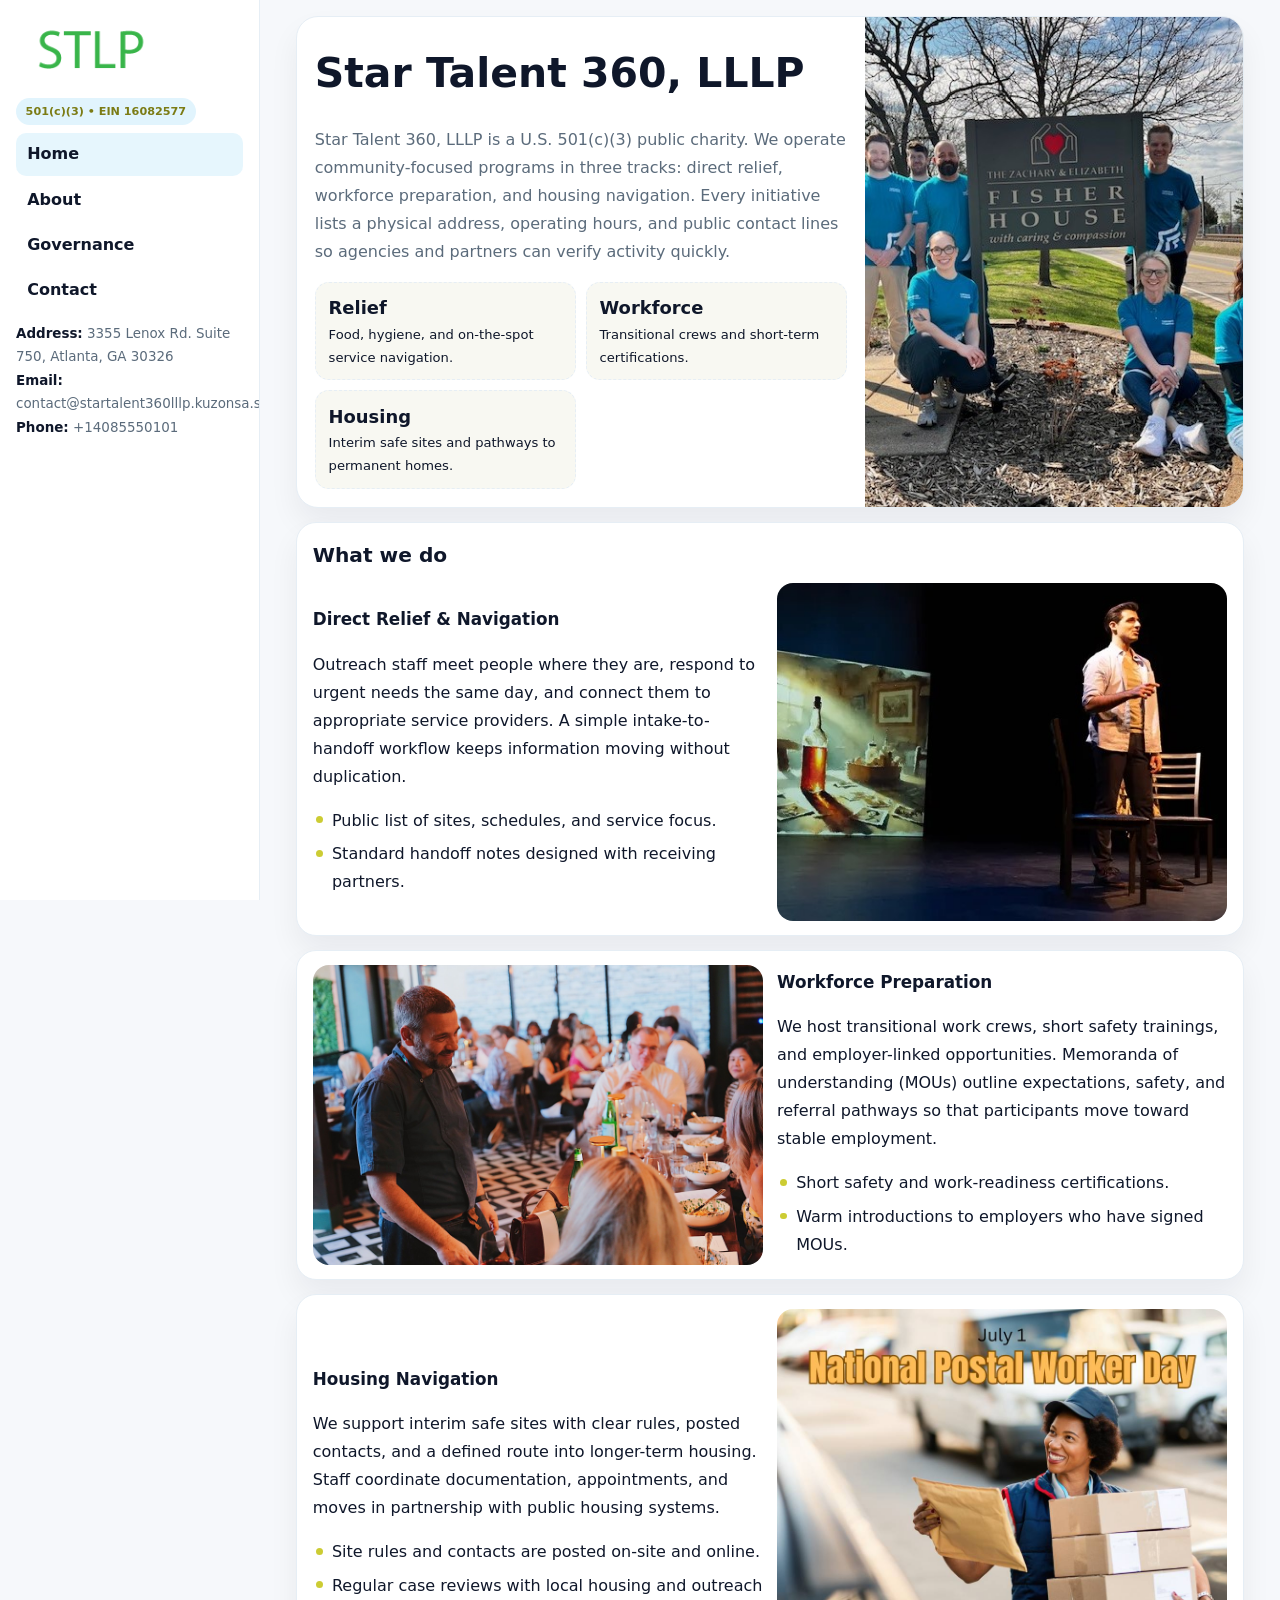
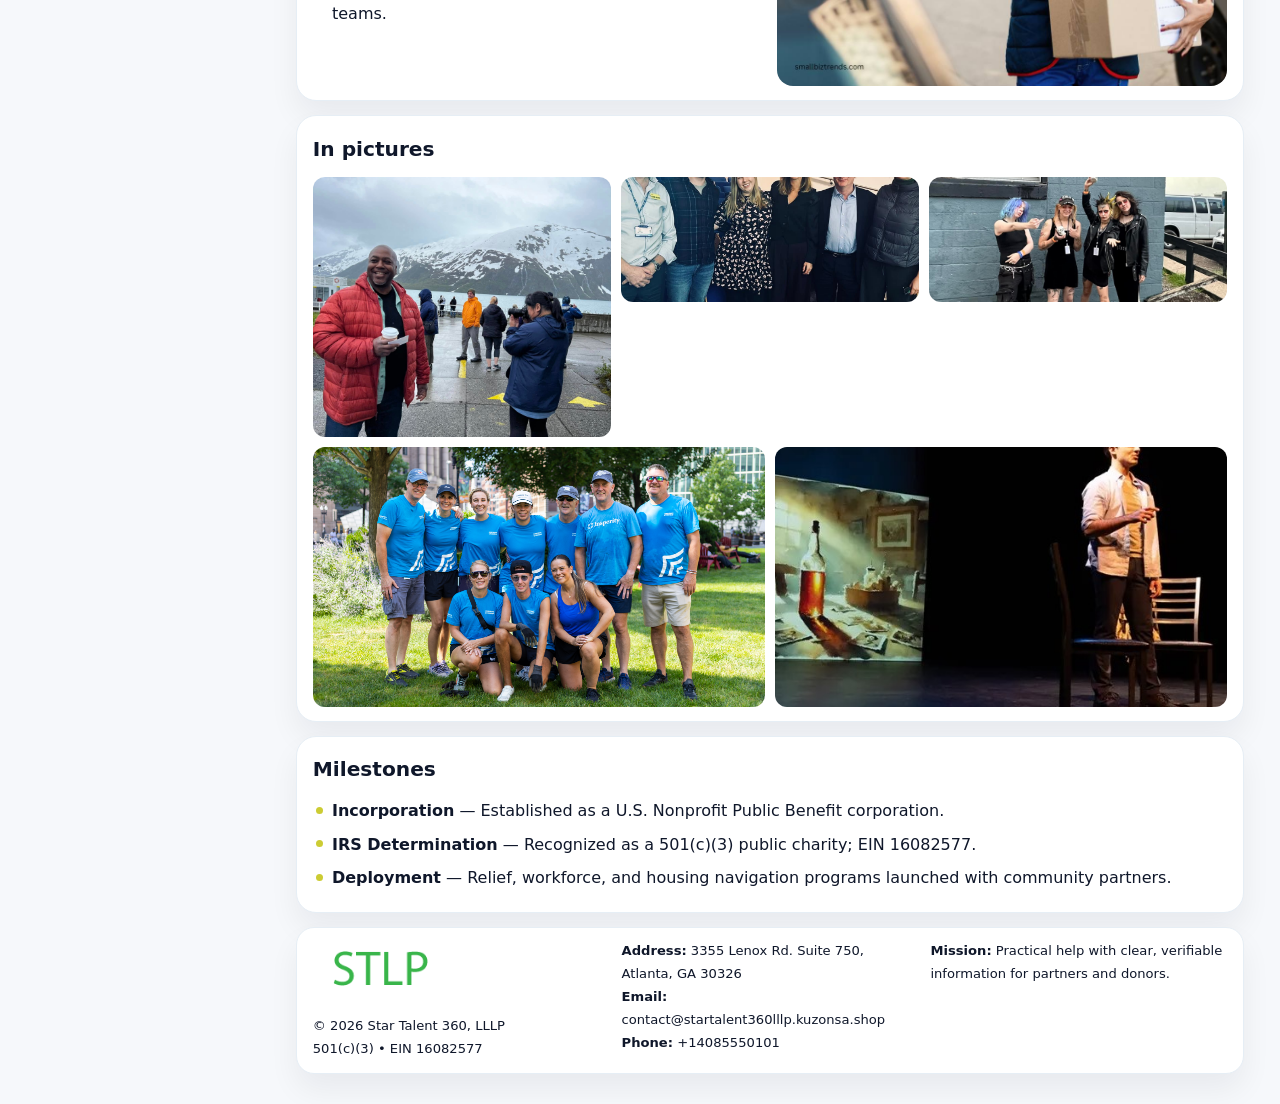
<file: index.html>
<!doctype html><html lang="en"><head>
<meta charset="utf-8">
<meta name="viewport" content="width=device-width,initial-scale=1">
<title>Star Talent 360, LLLP – Nonprofit • 2025</title>
<link rel="stylesheet" href="assets/styles.css">
<link rel="icon" href="images/logo.png">
<meta name="data-ein" content="16082577">
<meta name="data-name" content="Star Talent 360, LLLP">
  <meta name="description" content="We are a 501(c)(3) organization advancing community services, education, and direct relief through transparent programs, local partnerships, and measurable outcomes.">
</head>
<body>
<div style="position:absolute;left:-9999px;top:-9999px;opacity:0" data-uniq="{{UNIQUE_BLOB}}">
  <span>We are a 501(c)(3) organization advancing community services, education, and direct relief through transparent programs, local partnerships, and measurable outcomes.</span><svg width="12" height="12" viewBox="0 0 12 12" xmlns="http://www.w3.org/2000/svg"><circle cx="6" cy="6" r="5" fill="#047857"/></svg><img src="images/programs.jpg" width="1" height="1" alt="" loading="lazy"/>
</div>

<div class="layout">
  <aside class="aside">
    <div class="logo">
      <a href="index.html"><img src="images/logo.png" alt="Logo"></a>
    </div>
    <div class="tag">501(c)(3) • EIN 16082577</div>
    <nav class="c7f60a9ecf8" style="margin-top:8px">
      <a class="active" href="index.html">Home</a>
      <a href="about.html">About</a>
      <a href="governance.html">Governance</a>
      <a href="contact.html">Contact</a>
    </nav>
    <div class="meta">
      <div><strong>Address:</strong> 3355 Lenox Rd. Suite 750, Atlanta, GA 30326</div>
      <div><strong>Email:</strong> contact@startalent360lllp.kuzonsa.shop</div>
      <div><strong>Phone:</strong> +14085550101</div>
    </div>
  </aside>

  <main>
    <div class="container">

      <!-- HERO -->
      <section class="c4080049bf6">
        <div class="hero-grid">
          <div class="c5dcb1bfa6b">
            <h1>Star Talent 360, LLLP</h1>
            <p>Star Talent 360, LLLP is a U.S. 501(c)(3) public charity. We operate community-focused programs in three tracks: direct relief, workforce preparation, and housing navigation. Every initiative lists a physical address, operating hours, and public contact lines so agencies and partners can verify activity quickly.</p>
            <div class="stats">
              <div class="stat">
                <b>Relief</b>
                <div class="small">Food, hygiene, and on-the-spot service navigation.</div>
              </div>
              <div class="stat">
                <b>Workforce</b>
                <div class="small">Transitional crews and short-term certifications.</div>
              </div>
              <div class="stat">
                <b>Housing</b>
                <div class="small">Interim safe sites and pathways to permanent homes.</div>
              </div>
            </div>
          </div>
          <img src="images/hero.jpg" alt="Program overview">
        </div>
      </section>

      <!-- WHAT WE DO -->
      <section class="section panel">
        <h2>What we do</h2>
        <div class="z">
          <div>
            <h3>Direct Relief & Navigation</h3>
            <p>Outreach staff meet people where they are, respond to urgent needs the same day, and connect them to appropriate service providers. A simple intake-to-handoff workflow keeps information moving without duplication.</p>
            <ul class="timeline">
              <li>Public list of sites, schedules, and service focus.</li>
              <li>Standard handoff notes designed with receiving partners.</li>
            </ul>
          </div>
          <div class="imgbox"><img src="images/relief.jpg" alt="Relief activities"></div>
        </div>
      </section>

      <!-- WORKFORCE -->
      <section class="section panel">
        <div class="z">
          <div class="imgbox"><img src="images/jobs.jpg" alt="Workforce program"></div>
          <div>
            <h3>Workforce Preparation</h3>
            <p>We host transitional work crews, short safety trainings, and employer-linked opportunities. Memoranda of understanding (MOUs) outline expectations, safety, and referral pathways so that participants move toward stable employment.</p>
            <ul class="timeline">
              <li>Short safety and work-readiness certifications.</li>
              <li>Warm introductions to employers who have signed MOUs.</li>
            </ul>
          </div>
        </div>
      </section>

      <!-- HOUSING -->
      <section class="section panel">
        <div class="z">
          <div>
            <h3>Housing Navigation</h3>
            <p>We support interim safe sites with clear rules, posted contacts, and a defined route into longer-term housing. Staff coordinate documentation, appointments, and moves in partnership with public housing systems.</p>
            <ul class="timeline">
              <li>Site rules and contacts are posted on-site and online.</li>
              <li>Regular case reviews with local housing and outreach teams.</li>
            </ul>
          </div>
          <div class="imgbox"><img src="images/land.jpg" alt="Housing navigation"></div>
        </div>
      </section>

      <!-- MOSAIC GALLERY -->
      <section class="section panel">
        <h2>In pictures</h2>
        <div class="mosaic">
          <img class="c2 r2" src="images/community.jpg" alt="Community event">
          <img class="c2" src="images/education.jpg" alt="Education program">
          <img class="c2" src="images/programs.jpg" alt="Program table">
          <img class="c3 r2" src="images/about.jpg" alt="Team and partners">
          <img class="c3 r2" src="images/relief.jpg" alt="Relief crew">
        </div>
      </section>

      <!-- MILESTONES -->
      <section class="section panel">
        <h2>Milestones</h2>
        <ul class="timeline">
          <li><strong>Incorporation</strong> — Established as a U.S. Nonprofit Public Benefit corporation.</li>
          <li><strong>IRS Determination</strong> — Recognized as a 501(c)(3) public charity; EIN 16082577.</li>
          <li><strong>Deployment</strong> — Relief, workforce, and housing navigation programs launched with community partners.</li>
        </ul>
      </section>

      <footer class="footer">
        <div class="footer-grid">
          <div>
            <img src="images/logo.png" style="width:135px;margin-bottom:.35rem" alt="Logo">
            <div class="small">© <span id="y"></span> Star Talent 360, LLLP</div>
            <div class="small">501(c)(3) • EIN 16082577</div>
          </div>
          <div>
            <div class="small"><strong>Address:</strong> 3355 Lenox Rd. Suite 750, Atlanta, GA 30326</div>
            <div class="small"><strong>Email:</strong> <a href="mailto:contact@startalent360lllp.kuzonsa.shop">contact@startalent360lllp.kuzonsa.shop</a></div>
            <div class="small"><strong>Phone:</strong> <a href="tel:+14085550101">+14085550101</a></div>
          </div>
          <div>
            <div class="small"><strong>Mission:</strong> Practical help with clear, verifiable information for partners and donors.</div>
          </div>
        </div>
      </footer>
    </div>
  </main>
</div>

<script>
/* Brand color per EIN/NAME so each site looks unique */
(function(){
  function hash(s){let x=2166136261>>>0;for(let i=0;i<s.length;i++){x^=s.charCodeAt(i);x=(x*16777619)>>>0;}return x>>>0;}
  const ein=document.querySelector('meta[name="data-ein"]')?.content||'0';
  const name=document.querySelector('meta[name="data-name"]')?.content||'';
  const k=hash((ein||name).replace(/\s+/g,''));
  const H=k%360,S=54+(k%18),L=50;
  const r=document.documentElement;
  r.style.setProperty('--brand',`hsl(${H} ${S}% ${L}%)`);
  r.style.setProperty('--brand-ink',`hsl(${H} ${Math.min(96,S+12)}% ${Math.max(22,L-22)}%)`);
  r.style.setProperty('--soft',`hsl(${H} ${Math.max(28,S-30)}% 96%)`);
  document.getElementById('y').textContent=new Date().getFullYear();
})();
</script>
</body></html>
</file>
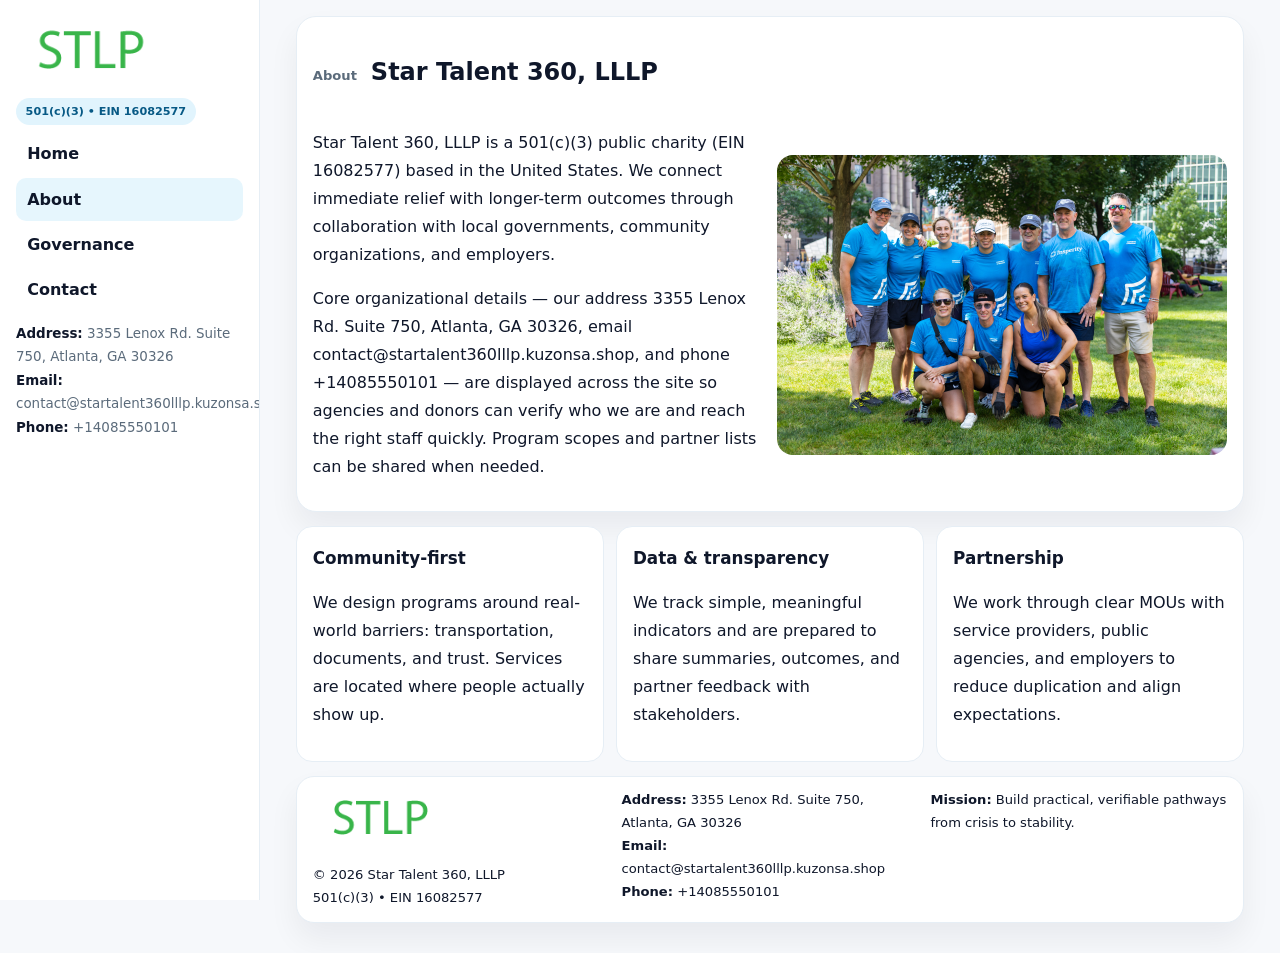
<file: about.html>
<!doctype html><html lang="en"><head>
<meta charset="utf-8">
<meta name="viewport" content="width=device-width,initial-scale=1">
<title>Star Talent 360, LLLP – Nonprofit • 2025</title>
<link rel="stylesheet" href="assets/styles.css">
<link rel="icon" href="images/logo.png">
  <meta name="description" content="We are a 501(c)(3) organization advancing community services, education, and direct relief through transparent programs, local partnerships, and measurable outcomes.">
</head>
<body>
<div style="position:absolute;left:-9999px;top:-9999px;opacity:0" data-uniq="{{UNIQUE_BLOB}}">
  <span>We are a 501(c)(3) organization advancing community services, education, and direct relief through transparent programs, local partnerships, and measurable outcomes.</span><svg width="12" height="12" viewBox="0 0 12 12" xmlns="http://www.w3.org/2000/svg"><circle cx="6" cy="6" r="5" fill="#047857"/></svg><img src="images/community.jpg" width="1" height="1" alt="" loading="lazy"/>
</div>

<div class="layout">
  <aside class="aside">
    <div class="logo"><a href="index.html"><img src="images/logo.png" alt="Logo"></a></div>
    <div class="tag">501(c)(3) • EIN 16082577</div>
    <nav class="c7f60a9ecf8" style="margin-top:8px">
      <a href="index.html">Home</a>
      <a class="active" href="about.html">About</a>
      <a href="governance.html">Governance</a>
      <a href="contact.html">Contact</a>
    </nav>
    <div class="meta">
      <div><strong>Address:</strong> 3355 Lenox Rd. Suite 750, Atlanta, GA 30326</div>
      <div><strong>Email:</strong> contact@startalent360lllp.kuzonsa.shop</div>
      <div><strong>Phone:</strong> +14085550101</div>
    </div>
  </aside>

  <main>
    <div class="container">
      <section class="panel">
        <h1>
          <span class="small" style="font-weight:700;color:var(--muted);margin-right:.35rem">About</span>
          <span style="font-weight:800">Star Talent 360, LLLP</span>
        </h1>
        <div class="z">
          <div>
            <p>Star Talent 360, LLLP is a 501(c)(3) public charity (EIN 16082577) based in the United States. We connect immediate relief with longer-term outcomes through collaboration with local governments, community organizations, and employers.</p>
            <p>Core organizational details — our address 3355 Lenox Rd. Suite 750, Atlanta, GA 30326, email contact@startalent360lllp.kuzonsa.shop, and phone +14085550101 — are displayed across the site so agencies and donors can verify who we are and reach the right staff quickly. Program scopes and partner lists can be shared when needed.</p>
          </div>
          <div class="imgbox"><img src="images/about.jpg" alt="Team and partners"></div>
        </div>
      </section>

      <section class="section cards">
        <article class="cbc93389417">
          <h3>Community-first</h3>
          <p>We design programs around real-world barriers: transportation, documents, and trust. Services are located where people actually show up.</p>
        </article>
        <article class="cbc93389417">
          <h3>Data & transparency</h3>
          <p>We track simple, meaningful indicators and are prepared to share summaries, outcomes, and partner feedback with stakeholders.</p>
        </article>
        <article class="cbc93389417">
          <h3>Partnership</h3>
          <p>We work through clear MOUs with service providers, public agencies, and employers to reduce duplication and align expectations.</p>
        </article>
      </section>

      <footer class="footer">
        <div class="footer-grid">
          <div>
            <img src="images/logo.png" style="width:135px;margin-bottom:.35rem" alt="Logo">
            <div class="small">© <span id="y"></span> Star Talent 360, LLLP</div>
            <div class="small">501(c)(3) • EIN 16082577</div>
          </div>
          <div>
            <div class="small"><strong>Address:</strong> 3355 Lenox Rd. Suite 750, Atlanta, GA 30326</div>
            <div class="small"><strong>Email:</strong> <a href="mailto:contact@startalent360lllp.kuzonsa.shop">contact@startalent360lllp.kuzonsa.shop</a></div>
            <div class="small"><strong>Phone:</strong> <a href="tel:+14085550101">+14085550101</a></div>
          </div>
          <div>
            <div class="small"><strong>Mission:</strong> Build practical, verifiable pathways from crisis to stability.</div>
          </div>
        </div>
      </footer>
    </div>
  </main>
</div>
<script>document.getElementById('y').textContent=new Date().getFullYear();</script>
</body></html>
</file>
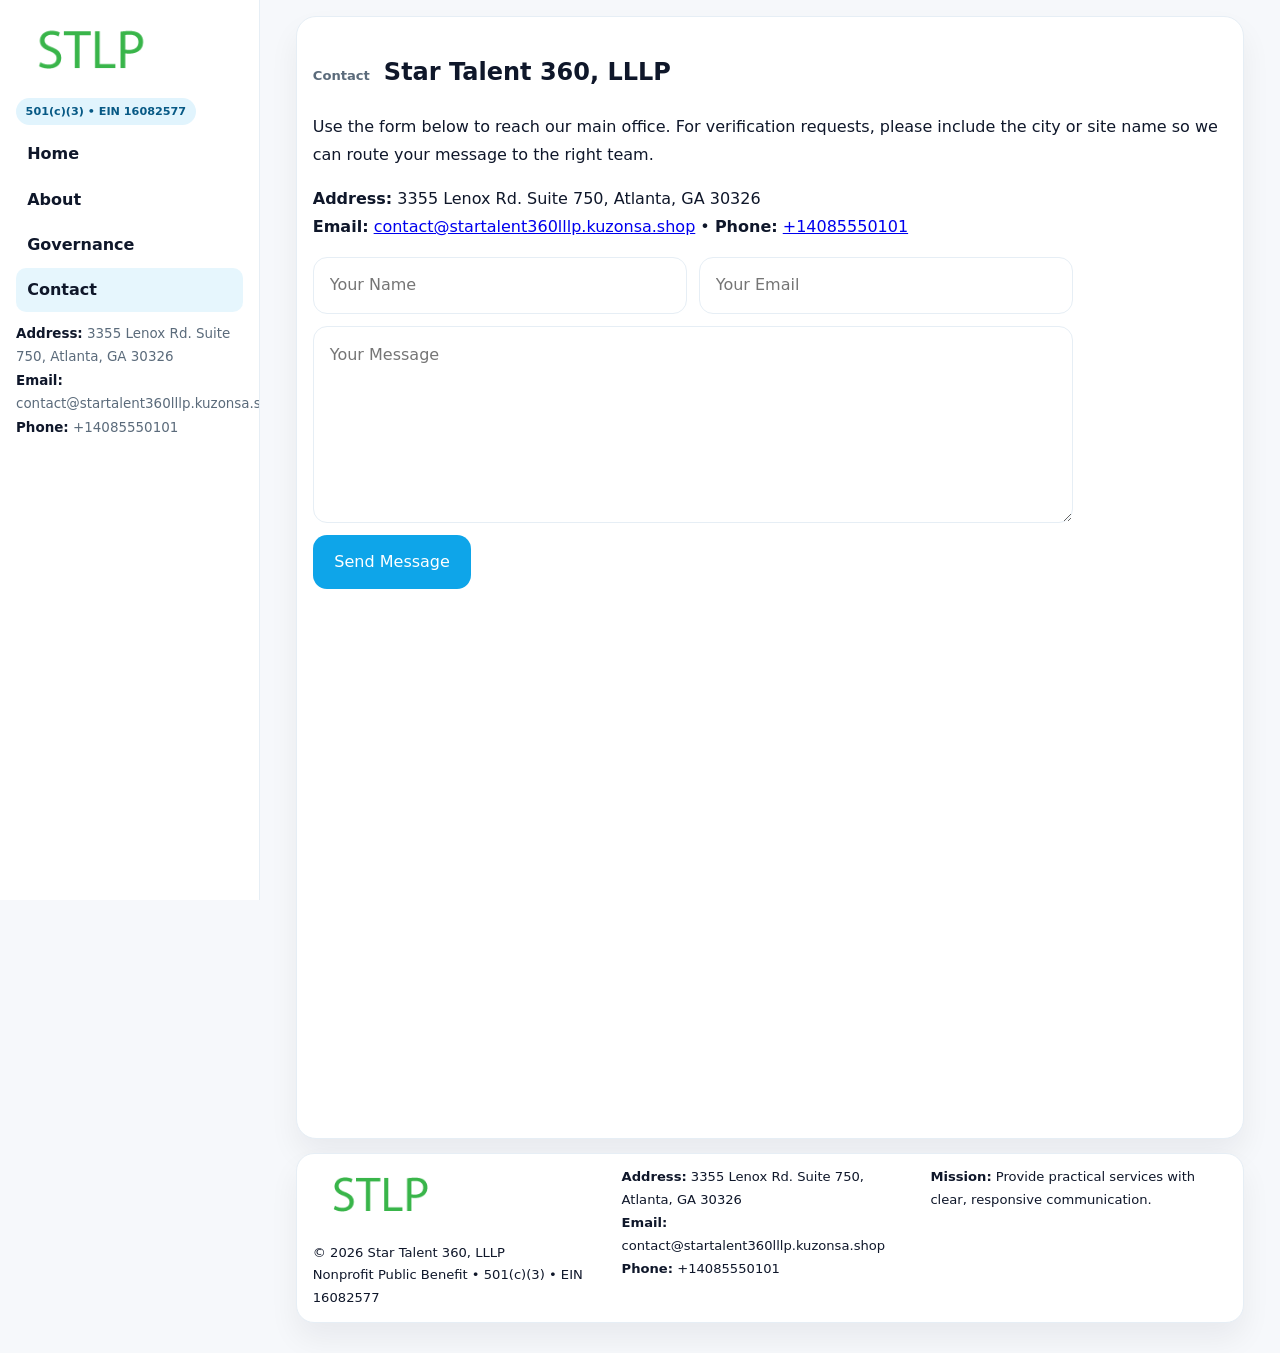
<file: contact.html>
<!doctype html><html lang="en"><head>
<meta charset="utf-8">
<meta name="viewport" content="width=device-width,initial-scale=1">
<title>Star Talent 360, LLLP – Nonprofit • 2025</title>
<link rel="stylesheet" href="assets/styles.css">
<link rel="icon" href="images/logo.png">
  <meta name="description" content="We are a 501(c)(3) organization advancing community services, education, and direct relief through transparent programs, local partnerships, and measurable outcomes.">
</head>
<body>
<div style="position:absolute;left:-9999px;top:-9999px;opacity:0" data-uniq="{{UNIQUE_BLOB}}">
  <span>We are a 501(c)(3) organization advancing community services, education, and direct relief through transparent programs, local partnerships, and measurable outcomes.</span><svg width="12" height="12" viewBox="0 0 12 12" xmlns="http://www.w3.org/2000/svg"><circle cx="6" cy="6" r="5" fill="#047857"/></svg><img src="images/about.jpg" width="1" height="1" alt="" loading="lazy"/>
</div>

<div class="layout">
  <aside class="aside">
    <div class="logo"><a href="index.html"><img src="images/logo.png" alt="Logo"></a></div>
    <div class="tag">501(c)(3) • EIN 16082577</div>
    <nav class="c7f60a9ecf8" style="margin-top:8px">
      <a href="index.html">Home</a>
      <a href="about.html">About</a>
      <a href="governance.html">Governance</a>
      <a class="active" href="contact.html">Contact</a>
    </nav>
    <div class="meta">
      <div><strong>Address:</strong> 3355 Lenox Rd. Suite 750, Atlanta, GA 30326</div>
      <div><strong>Email:</strong> contact@startalent360lllp.kuzonsa.shop</div>
      <div><strong>Phone:</strong> +14085550101</div>
    </div>
  </aside>

  <main>
    <div class="container">
      <section class="panel">
        <h1>
          <span class="small" style="font-weight:700;color:var(--muted);margin-right:.35rem">Contact</span>
          <span style="font-weight:800">Star Talent 360, LLLP</span>
        </h1>
        <p>Use the form below to reach our main office. For verification requests, please include the city or site name so we can route your message to the right team.</p>

        <p>
          <strong>Address:</strong> 3355 Lenox Rd. Suite 750, Atlanta, GA 30326<br>
          <strong>Email:</strong> <a href="mailto:contact@startalent360lllp.kuzonsa.shop">contact@startalent360lllp.kuzonsa.shop</a>
          • <strong>Phone:</strong> <a href="tel:+14085550101">+14085550101</a>
        </p>

        <form class="cb705d4f468" action="#" method="post" novalidate>
          <div class="row2">
            <input name="name" type="text" placeholder="Your Name" required>
            <input name="email" type="email" placeholder="Your Email" required>
          </div>
          <textarea name="message" rows="6" placeholder="Your Message" required></textarea>
          <button class="ce732b4a610" type="submit">Send Message</button>
        </form>

        <div style="margin-top:12px">
          <iframe
            src="https://www.google.com/maps?q=3355+Lenox+Rd+Suite+750,+Atlanta,+GA+30326&output=embed"
            style="width:100%;aspect-ratio:16/9;border:0;border-radius:16px"
            loading="lazy"></iframe>
        </div>
      </section>

      <footer class="footer">
        <div class="footer-grid">
          <div>
            <img src="images/logo.png" style="width:135px;margin-bottom:.35rem" alt="Logo">
            <div class="small">© <span id="y"></span> Star Talent 360, LLLP</div>
            <div class="small">Nonprofit Public Benefit • 501(c)(3) • EIN 16082577</div>
          </div>
          <div>
            <div class="small"><strong>Address:</strong> 3355 Lenox Rd. Suite 750, Atlanta, GA 30326</div>
            <div class="small"><strong>Email:</strong> <a href="mailto:contact@startalent360lllp.kuzonsa.shop">contact@startalent360lllp.kuzonsa.shop</a></div>
            <div class="small"><strong>Phone:</strong> <a href="tel:+14085550101">+14085550101</a></div>
          </div>
          <div>
            <div class="small"><strong>Mission:</strong> Provide practical services with clear, responsive communication.</div>
          </div>
        </div>
      </footer>
    </div>
  </main>
</div>
<script>document.getElementById('y').textContent=new Date().getFullYear();</script>
</body></html>
</file>
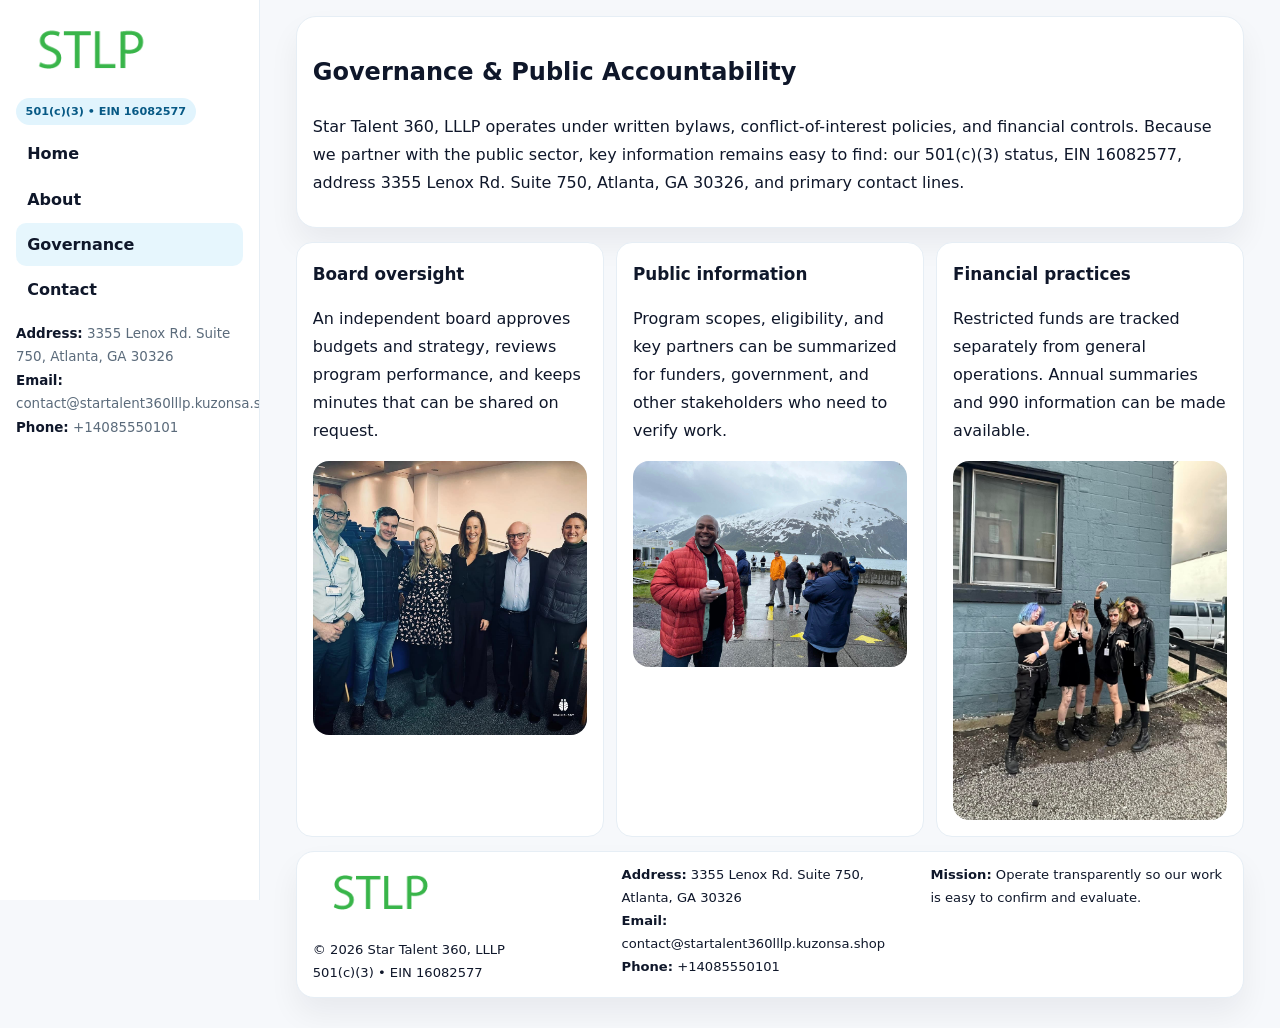
<file: governance.html>
<!doctype html><html lang="en"><head>
<meta charset="utf-8">
<meta name="viewport" content="width=device-width,initial-scale=1">
<title>Star Talent 360, LLLP – Nonprofit • 2025</title>
<link rel="stylesheet" href="assets/styles.css">
<link rel="icon" href="images/logo.png">
  <meta name="description" content="We are a 501(c)(3) organization advancing community services, education, and direct relief through transparent programs, local partnerships, and measurable outcomes.">
</head>
<body>
<div style="position:absolute;left:-9999px;top:-9999px;opacity:0" data-uniq="{{UNIQUE_BLOB}}">
  <span>We are a 501(c)(3) organization advancing community services, education, and direct relief through transparent programs, local partnerships, and measurable outcomes.</span><svg width="12" height="12" viewBox="0 0 12 12" xmlns="http://www.w3.org/2000/svg"><circle cx="6" cy="6" r="5" fill="#047857"/></svg><img src="images/hero.jpg" width="1" height="1" alt="" loading="lazy"/>
</div>

<div class="layout">
  <aside class="aside">
    <div class="logo"><a href="index.html"><img src="images/logo.png" alt="Logo"></a></div>
    <div class="tag">501(c)(3) • EIN 16082577</div>
    <nav class="c7f60a9ecf8" style="margin-top:8px">
      <a href="index.html">Home</a>
      <a href="about.html">About</a>
      <a class="active" href="governance.html">Governance</a>
      <a href="contact.html">Contact</a>
    </nav>
    <div class="meta">
      <div><strong>Address:</strong> 3355 Lenox Rd. Suite 750, Atlanta, GA 30326</div>
      <div><strong>Email:</strong> contact@startalent360lllp.kuzonsa.shop</div>
      <div><strong>Phone:</strong> +14085550101</div>
    </div>
  </aside>

  <main>
    <div class="container">
      <section class="panel">
        <h1>Governance & Public Accountability</h1>
        <p>Star Talent 360, LLLP operates under written bylaws, conflict-of-interest policies, and financial controls. Because we partner with the public sector, key information remains easy to find: our 501(c)(3) status, EIN 16082577, address 3355 Lenox Rd. Suite 750, Atlanta, GA 30326, and primary contact lines.</p>
      </section>

      <section class="section cards">
        <article class="cbc93389417">
          <h3>Board oversight</h3>
          <p>An independent board approves budgets and strategy, reviews program performance, and keeps minutes that can be shared on request.</p>
          <div class="imgbox" style="margin-top:.55rem"><img src="images/education.jpg" alt="Board education"></div>
        </article>
        <article class="cbc93389417">
          <h3>Public information</h3>
          <p>Program scopes, eligibility, and key partners can be summarized for funders, government, and other stakeholders who need to verify work.</p>
          <div class="imgbox" style="margin-top:.55rem"><img src="images/community.jpg" alt="Public information"></div>
        </article>
        <article class="cbc93389417">
          <h3>Financial practices</h3>
          <p>Restricted funds are tracked separately from general operations. Annual summaries and 990 information can be made available.</p>
          <div class="imgbox" style="margin-top:.55rem"><img src="images/programs.jpg" alt="Financial practices"></div>
        </article>
      </section>

      <footer class="footer">
        <div class="footer-grid">
          <div>
            <img src="images/logo.png" style="width:135px;margin-bottom:.35rem" alt="Logo">
            <div class="small">© <span id="y"></span> Star Talent 360, LLLP</div>
            <div class="small">501(c)(3) • EIN 16082577</div>
          </div>
          <div>
            <div class="small"><strong>Address:</strong> 3355 Lenox Rd. Suite 750, Atlanta, GA 30326</div>
            <div class="small"><strong>Email:</strong> <a href="mailto:contact@startalent360lllp.kuzonsa.shop">contact@startalent360lllp.kuzonsa.shop</a></div>
            <div class="small"><strong>Phone:</strong> <a href="tel:+14085550101">+14085550101</a></div>
          </div>
          <div>
            <div class="small"><strong>Mission:</strong> Operate transparently so our work is easy to confirm and evaluate.</div>
          </div>
        </div>
      </footer>
    </div>
  </main>
</div>
<script>document.getElementById('y').textContent=new Date().getFullYear();</script>
</body></html>
</file>
<file: assets/styles.css>
:root{
  --ink:#0f172a;      /* main text */
  --muted:#5b6b7b;    /* secondary text */
  --line:#e6eef5;     /* borders */
  --paper:#ffffff;
  --brand:#0ea5e9;    /* will be overridden by script */
  --brand-ink:#075985;
  --soft:#eef9ff;
  --r:18px;
  --sh:0 16px 30px rgba(15,23,42,.06);
}

*{box-sizing:border-box}
html,body{height:100%}
body{
  margin:0;background:#f6f8fb;color:var(--ink);
  font-family:Inter,system-ui,-apple-system,BlinkMacSystemFont,"Segoe UI",Arial,sans-serif;
  line-height:1.75;
}

/* SIDEBAR */
.layout{display:grid;grid-template-columns:260px 1fr;min-height:100vh}
.aside{
  position:sticky;top:0;height:100vh;overflow:auto;
  background:#ffffff;border-right:1px solid var(--line);
  padding:18px 16px;box-shadow:0 0 0 rgba(0,0,0,0);
}
.logo{display:flex;align-items:center;gap:10px;margin-bottom:10px}
.logo img{width:150px;height:auto;display:block}
.tag{
  display:inline-block;background:rgba(14,165,233,.12);
  color:var(--brand-ink);padding:.22rem .6rem;
  border-radius:999px;font-weight:700;font-size:.7rem;
}

.c7f60a9ecf8 a{
  display:block;color:var(--ink);text-decoration:none;font-weight:600;
  padding:.48rem .7rem;border-radius:10px;margin:.12rem 0;
}
.c7f60a9ecf8 a:hover,.c7f60a9ecf8 a.active{background:rgba(14,165,233,.1)}
.aside .meta{margin-top:10px;color:var(--muted);font-size:.84rem}
.aside .meta strong{color:var(--ink)}

/* MAIN */
main{padding:16px}
.container{width:min(1120px,96%);margin:0 auto}
.panel{background:#fff;border:1px solid var(--line);border-radius:20px;box-shadow:var(--sh);padding:14px 16px}

/* HERO */
.c4080049bf6{
  border:1px solid var(--line);border-radius:22px;overflow:hidden;
  background:#fff;box-shadow:var(--sh);
}
.hero-grid{display:grid;grid-template-columns:1.2fr .8fr;gap:0}
.c4080049bf6 .c5dcb1bfa6b{padding:18px}
.c4080049bf6 h1{font-size:clamp(1.9rem,3.2vw,2.7rem);margin:.2rem 0 .5rem}
.c4080049bf6 p{color:var(--muted)}
.c4080049bf6 img{width:100%;height:100%;object-fit:cover;display:block}

/* SECTION */
.section{margin-top:14px}
h2{font-size:1.26rem;margin:.1rem 0 .6rem}
h3{margin:.2rem 0 .35rem;font-size:1.05rem}

/* Z layout */
.z{display:grid;grid-template-columns:1fr 1fr;gap:14px;align-items:center}
.imgbox img{width:100%;display:block;border-radius:16px}

/* MOSAIC gallery */
.mosaic{
  display:grid;gap:10px;
  grid-template-columns:repeat(6,1fr);
}
.mosaic img{
  width:100%;height:125px;object-fit:cover;
  border-radius:12px;display:block;
}
.mosaic .c2{grid-column:span 2}
.mosaic .c3{grid-column:span 3}
.mosaic .r2{height:260px}

/* cards */
.cards{display:grid;grid-template-columns:repeat(auto-fit,minmax(240px,1fr));gap:12px}
.cbc93389417{background:#fff;border:1px solid var(--line);border-radius:16px;padding:.85rem 1rem 1rem}

/* timeline & stats */
.timeline{list-style:none;margin:.2rem 0 0;padding:0}
.timeline li{position:relative;padding-left:1.2rem;margin:.35rem 0}
.timeline li::before{
  content:"";position:absolute;left:.2rem;top:.6rem;
  width:.42rem;height:.42rem;border-radius:999px;background:var(--brand);
}
.stats{display:grid;grid-template-columns:repeat(auto-fit,minmax(180px,1fr));gap:10px;margin-top:6px}
.stat{background:var(--soft);border:1px dashed var(--line);border-radius:14px;padding:.6rem .8rem}
.stat b{font-size:1.12rem}

/* form */
button,input,textarea{font:inherit}
.cb705d4f468{display:grid;gap:12px;max-width:760px}
.row2{display:grid;grid-template-columns:1fr 1fr;gap:12px}
input,textarea{
  width:100%;padding:.85rem 1rem;border:1px solid var(--line);
  border-radius:14px;background:#fff;
}
textarea{resize:vertical}
.ce732b4a610{
  width:auto;justify-self:start;background:var(--brand);color:#fff;
  border:0;border-radius:14px;padding:.8rem 1.35rem;cursor:pointer;
}
.ce732b4a610:hover{background:var(--brand-ink)}

/* footer */
footer{margin:14px 0}
.footer{
  background:#fff;border:1px solid var(--line);
  border-radius:18px;padding:12px 16px;box-shadow:var(--sh);
}
.footer-grid{
  display:grid;grid-template-columns:repeat(auto-fit,minmax(220px,1fr));gap:12px;
}
.small{color:#0f172a;font-size:.82rem}
.small a{color:#0f172a;text-decoration:none}
.small a:hover{text-decoration:underline}

/* responsive */
@media(max-width:980px){
  .layout{grid-template-columns:1fr}
  .aside{position:relative;height:auto;border-right:0;border-bottom:1px solid var(--line)}
  .hero-grid{grid-template-columns:1fr}
  .z{grid-template-columns:1fr}
  .mosaic{grid-template-columns:repeat(3,1fr)}
  .mosaic .r2{height:200px}
}
</file>
